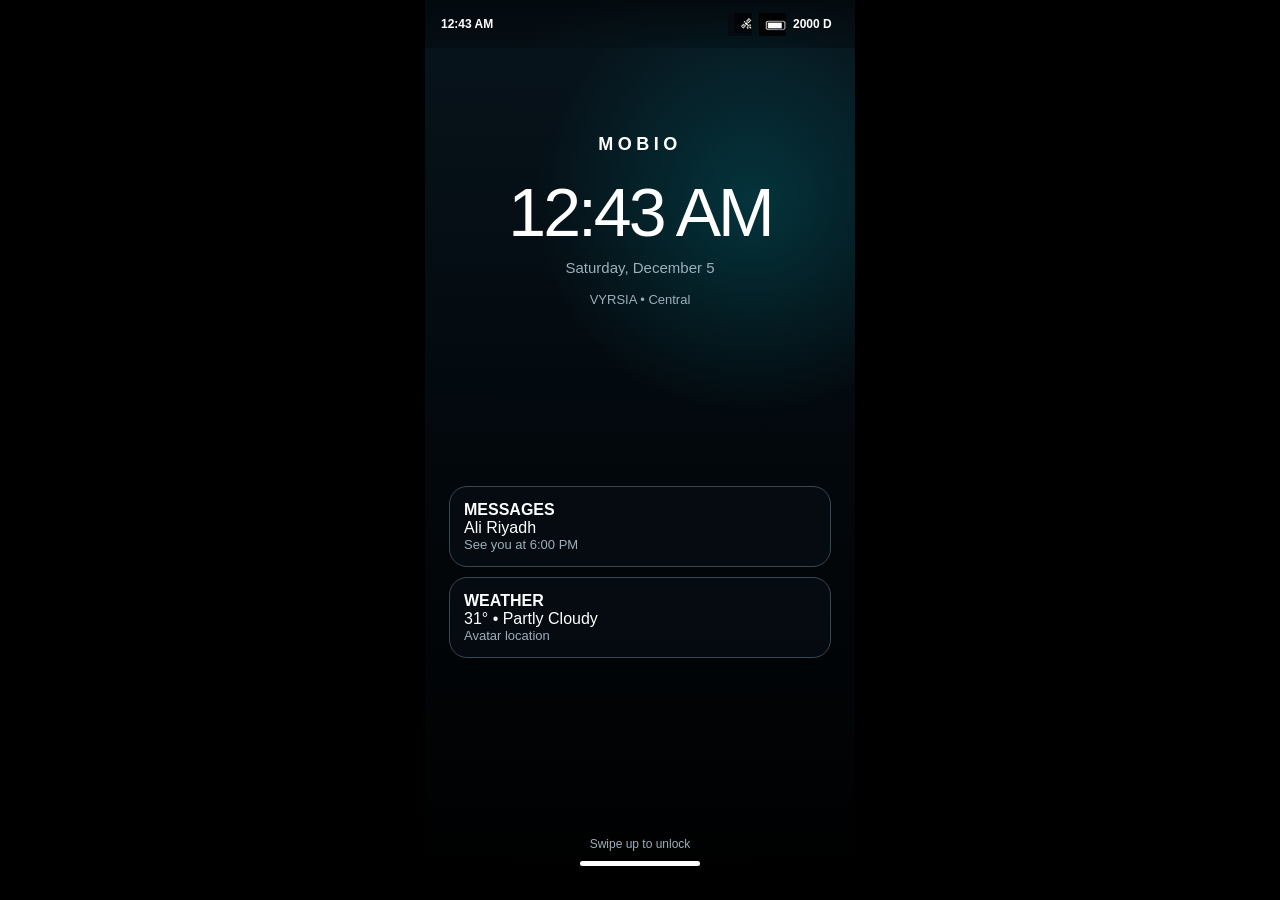
<file: index.html>
<!doctype html>
<html lang="en">
<head>
<meta charset="utf-8">
<meta name="viewport" content="width=device-width,initial-scale=1,viewport-fit=cover,user-scalable=no">
<meta name="theme-color" content="#02070b">
<title>MOBIO • GUANTA OS 1.0 PHONE COMPLETE</title>
<style>
:root{--panel:#071019;--line:#334955;--muted:#9cafbb;--cyan:#11dbe8;--danger:#ff5f68}
*{box-sizing:border-box;-webkit-tap-highlight-color:transparent}
html,body{margin:0;background:#000;color:#fff;font-family:Arial,Helvetica,sans-serif;min-height:100%;overscroll-behavior:none}
body{display:flex;justify-content:center}
#device{position:relative;width:min(100vw,430px);height:100dvh;min-height:650px;touch-action:pan-y;overflow:hidden;background:radial-gradient(circle at 82% 10%,rgba(0,220,235,.18),transparent 28%),linear-gradient(180deg,#07131b 0%,#02070b 45%,#000 100%)}
#wallpaper{position:absolute;inset:0;background:radial-gradient(circle at 70% 12%,rgba(0,220,235,.12),transparent 25%),linear-gradient(180deg,#07131b,#02070b 55%,#000);z-index:0}
#wallpaper:after{content:"";position:absolute;left:0;right:0;bottom:0;height:34%;opacity:.42;background:linear-gradient(90deg,transparent 0 5%,#0c2632 5% 13%,transparent 13% 16%,#0a202a 16% 25%,transparent 25% 29%,#0d2a37 29% 40%,transparent 40% 44%,#0a202b 44% 56%,transparent 56% 60%,#0d2a37 60% 72%,transparent 72% 78%,#0a202a 78% 88%,transparent 88%)}
.status{position:absolute;z-index:20;top:0;left:0;right:0;height:calc(48px + env(safe-area-inset-top));padding-top:env(safe-area-inset-top);display:flex;align-items:center;justify-content:space-between;padding:0 16px;font-size:12px;font-weight:800;background:linear-gradient(180deg,rgba(3,9,13,.94),rgba(3,9,13,.48))}
.status-right{display:flex;align-items:center;gap:7px}.status-right img{display:block;object-fit:contain;flex:0 0 auto}.status-sat{width:24px;height:23px}.status-bat{width:27px;height:23px}.day-count{font-size:12px;font-weight:800;min-width:46px;text-align:left;white-space:nowrap}
.screen{position:absolute;z-index:5;top:calc(48px + env(safe-area-inset-top));left:0;right:0;bottom:0;overflow:auto;padding:18px 18px 112px;scrollbar-width:none}.screen::-webkit-scrollbar{display:none}
h1{margin:8px 0 6px;font-size:28px;letter-spacing:.04em}h2,h3{margin-top:0}.muted,.sub{color:var(--muted);font-size:13px}
.home-grid{display:grid;grid-template-columns:repeat(4,1fr);gap:22px 10px;margin-top:28px}.app-btn{border:0;background:transparent;color:#fff;padding:0;display:flex;flex-direction:column;align-items:center;gap:7px;font-size:10px;font-weight:800}
.icon{width:62px;height:62px;border-radius:15px;overflow:hidden;display:block;box-shadow:0 6px 16px rgba(0,0,0,.38)}.icon img{width:100%;height:100%;display:block;object-fit:cover}
.hero{margin-top:50px;border:1px solid var(--line);background:rgba(5,10,15,.84);border-radius:22px;padding:18px}
.dock{position:absolute;z-index:16;left:18px;right:18px;bottom:calc(16px + env(safe-area-inset-bottom));height:78px;display:grid;grid-template-columns:repeat(4,1fr);gap:7px;padding:7px 8px;border:1px solid var(--line);border-radius:24px;background:rgba(4,8,12,.93);backdrop-filter:blur(18px)}
.dock button{border:0;background:transparent;color:#fff;display:flex;flex-direction:column;align-items:center;justify-content:center;gap:2px;font-size:9px;font-weight:700}.dock .icon{width:47px;height:47px;border-radius:12px;box-shadow:none}
.apphead{display:flex;align-items:center;gap:14px;margin:2px 0 18px}.apphead .icon{width:68px;height:68px;border-radius:17px}
.panel,.listitem{border:1px solid var(--line);background:rgba(6,12,18,.88);border-radius:18px;padding:14px}.panel{margin-top:12px}.list{display:grid;gap:9px}.row{display:flex;align-items:center;justify-content:space-between;gap:10px}.two{display:grid;grid-template-columns:1fr 1fr;gap:10px}.three{display:grid;grid-template-columns:repeat(3,1fr);gap:8px}
.btn{border:1px solid #405662;background:#101820;color:#fff;border-radius:14px;padding:12px;font-weight:800}.btn.cyan{border-color:#127783;background:#072a31}.btn.danger{border-color:#6a3439;background:#2b1115}
.input{width:100%;border:1px solid var(--line);background:#0a1218;color:#fff;border-radius:14px;padding:13px;font-size:15px}.tabs{display:flex;gap:8px;overflow:auto;margin:10px 0 12px}.tab{white-space:nowrap;border:1px solid var(--line);background:#0b141b;color:#fff;border-radius:999px;padding:9px 12px;font-size:12px}
.balance{font-size:34px;font-weight:900;margin:6px 0}.vsymbol{position:relative;display:inline-block;font-weight:900;padding:0 2px}.vsymbol:before,.vsymbol:after{content:"";position:absolute;left:0;right:0;height:2px;background:currentColor}.vsymbol:before{top:42%}.vsymbol:after{top:58%}
.map{height:260px;border:1px solid var(--line);border-radius:20px;position:relative;background:linear-gradient(90deg,rgba(255,255,255,.04) 1px,transparent 1px),linear-gradient(rgba(255,255,255,.04) 1px,transparent 1px),radial-gradient(circle at 38% 57%,var(--cyan) 0 5px,transparent 6px),linear-gradient(135deg,#07131a,#0b2028);background-size:34px 34px,34px 34px,auto,auto}.map:after{content:"";position:absolute;left:18%;top:48%;width:62%;height:4px;border-radius:4px;background:var(--cyan);transform:rotate(-12deg);box-shadow:0 0 14px rgba(17,219,232,.75)}
.forecast{display:grid;grid-template-columns:repeat(4,1fr);gap:8px}.tile{border:1px solid var(--line);background:#081017;border-radius:14px;padding:10px;text-align:center}.weatherNow{font-size:58px;font-weight:900}
.photos{display:grid;grid-template-columns:repeat(3,1fr);gap:7px}.photo{aspect-ratio:1;border:1px solid var(--line);border-radius:12px;background:linear-gradient(135deg,#1b3642,#47254e,#12354f)}.camera{height:390px;border:1px solid var(--line);border-radius:22px;background:radial-gradient(circle,#19242a 0 14%,#090e12 42%,#000 73%);display:flex;align-items:flex-end;justify-content:center;padding-bottom:24px}.shutter{width:72px;height:72px;border-radius:50%;border:7px solid #fff;background:#111}
.switch{width:46px;height:26px;border-radius:999px;border:1px solid var(--line);background:#1c2932;position:relative}.switch:after{content:"";position:absolute;top:2px;left:3px;width:20px;height:20px;border-radius:50%;background:#fff}.switch.on{background:#0d5862}.switch.on:after{left:21px}
.result{border:1px solid var(--line);background:#081017;color:#fff;border-radius:14px;padding:10px;display:flex;align-items:center;gap:10px}.result .icon{width:38px;height:38px;border-radius:9px}.search-results{display:grid;gap:8px;margin-top:12px}
.sheet{position:absolute;z-index:45;left:16px;right:16px;bottom:104px;display:none;border:1px solid var(--line);border-radius:22px;background:#061018;padding:16px;box-shadow:0 20px 55px rgba(0,0,0,.55)}.sheet.show{display:block}
.overlay{position:absolute;z-index:70;inset:0;display:none;align-items:center;justify-content:center;background:rgba(0,0,0,.76);backdrop-filter:blur(18px);padding:24px}.overlay.show{display:flex}.call-card{width:100%;border:1px solid var(--line);border-radius:26px;background:#071019;padding:24px;text-align:center}.call-actions{display:grid;grid-template-columns:1fr 1fr;gap:10px;margin-top:18px}
.lock{position:absolute;z-index:90;inset:calc(48px + env(safe-area-inset-top)) 0 0;background:radial-gradient(circle at 76% 18%,rgba(0,220,235,.18),transparent 28%),linear-gradient(180deg,#07131b,#02070b 52%,#000);display:flex;flex-direction:column;align-items:center;justify-content:space-between;padding:86px 24px 34px;transition:transform .32s ease,opacity .32s ease}.lock.unlocking{transform:translateY(-100%);opacity:.12}.lock-top{text-align:center}.lock-time{font-size:68px;font-weight:300;letter-spacing:-3px;margin:18px 0 8px}.lock-date{color:var(--muted);font-size:15px}.lock-location{color:var(--muted);font-size:13px;margin-top:16px}.lock-notifs{width:100%;display:grid;gap:10px}.lock-hint{font-size:12px;color:var(--muted);margin-bottom:10px}.lock-bar{width:120px;height:5px;border-radius:10px;background:#fff;margin:auto}
.pull{position:absolute;z-index:110;left:0;right:0;top:0;padding-top:calc(62px + env(safe-area-inset-top));transform:translateY(-105%);min-height:66%;background:rgba(3,8,12,.97);backdrop-filter:blur(20px);border-radius:0 0 26px 26px;border-bottom:1px solid var(--line);padding-left:18px;padding-right:18px;padding-bottom:22px;transition:transform .24s ease;overflow:auto}.pull.show{transform:translateY(0)}.ccgrid{display:grid;grid-template-columns:repeat(2,1fr);gap:10px}.cctile{border:1px solid var(--line);background:#0a131a;border-radius:17px;padding:14px;min-height:78px;display:flex;flex-direction:column;justify-content:space-between}.wide{grid-column:1/-1}
.keyboard{display:grid;gap:8px}.keyrow{display:grid;grid-template-columns:repeat(10,1fr);gap:5px}.key{border:0;background:#121a21;color:#fff;border-radius:8px;padding:10px 0;font-size:12px}
.app-library{display:grid;gap:18px}.lib-section{border:1px solid var(--line);border-radius:18px;padding:14px;background:#071018}.lib-row{display:grid;grid-template-columns:repeat(3,1fr);gap:12px}.miniapp{border:0;background:transparent;color:#fff;display:flex;flex-direction:column;align-items:center;gap:5px;font-size:10px}.miniapp .icon{width:48px;height:48px;border-radius:11px}.about-img{width:100%;border-radius:18px;border:1px solid var(--line);margin-top:10px}

.searchcats{display:flex;gap:7px;overflow:auto;margin:12px 0 14px}
.searchcat{white-space:nowrap;border:1px solid var(--line);background:#0b141b;color:#fff;border-radius:999px;padding:8px 11px;font-size:11px}
.notif-head{display:flex;align-items:center;justify-content:space-between;margin-bottom:8px}
.notif-card{border:1px solid var(--line);background:linear-gradient(180deg,rgba(12,20,29,.96),rgba(5,11,17,.94));border-radius:18px;padding:13px;margin-top:9px}
.lockbtn{width:100%;margin-top:12px}

.setup-step{border:1px solid var(--line);background:#071018;border-radius:20px;padding:16px;margin-top:12px}
.passdots{display:flex;gap:10px;justify-content:center;margin:18px 0}
.passdot{width:14px;height:14px;border:2px solid #fff;border-radius:50%}.passdot.fill{background:#fff}
.state-grid{display:grid;grid-template-columns:repeat(2,1fr);gap:10px}
.state-card{border:1px solid var(--line);background:#081017;border-radius:17px;padding:14px;min-height:90px}
.sys-actions{display:grid;gap:10px;margin-top:14px}

.sys-toggle{display:flex;align-items:center;justify-content:space-between;gap:12px}
.range-row{display:grid;gap:7px}.range-row input{width:100%}
.recent-card{border:1px solid var(--line);background:#071018;border-radius:20px;padding:16px;min-height:150px}
.recent-card .preview{height:86px;border-radius:14px;background:linear-gradient(135deg,#0b1b24,#071016);display:flex;align-items:center;justify-content:center;margin-bottom:10px}
.file-row{display:flex;align-items:center;justify-content:space-between;gap:10px}
.file-icon{width:34px;height:34px;border-radius:9px;background:#0d202a;display:flex;align-items:center;justify-content:center}
.badge{display:inline-flex;padding:5px 8px;border-radius:999px;border:1px solid var(--line);font-size:10px;color:var(--muted)}

button,input,.switch,.key{touch-action:manipulation}
img{-webkit-user-drag:none;user-select:none}
.no-gesture{touch-action:auto}
@media (orientation:landscape) and (max-height:600px){
  #device{max-width:760px}
  .home-grid{grid-template-columns:repeat(7,1fr)}
  .hero{margin-top:24px}
}

.boot{position:absolute;z-index:140;inset:0;background:#000;display:none;align-items:center;justify-content:center;flex-direction:column;gap:16px}
.boot.show{display:flex}.boot-logo{font-size:28px;font-weight:900;letter-spacing:.28em}.boot-sub{color:var(--muted);font-size:12px}
.poweroff{position:absolute;z-index:150;inset:0;background:#000;display:none;align-items:center;justify-content:center;flex-direction:column}.poweroff.show{display:flex}
.hardware-grid{display:grid;grid-template-columns:repeat(2,1fr);gap:10px;margin-top:12px}
.hardware-card{border:1px solid var(--line);background:#081017;border-radius:16px;padding:13px}
.chat{display:grid;gap:10px}.bubble{max-width:78%;padding:10px 12px;border-radius:16px;background:#0a1720;border:1px solid var(--line)}.bubble.me{margin-left:auto;background:#0b2b31;border-color:#165c64}
.nav-active{border:1px solid #167782;background:#08272d;border-radius:18px;padding:14px;margin-top:12px}
.ticket{border:1px solid var(--line);border-radius:18px;background:#071018;padding:16px;margin-top:12px}
.photo-viewer{height:360px;border-radius:20px;border:1px solid var(--line);background:linear-gradient(135deg,#1b3642,#47254e,#12354f);display:flex;align-items:flex-end;padding:16px}
.receipt{border:1px dashed #4c6672;border-radius:16px;padding:14px;margin-top:12px}
.modebar{display:flex;gap:8px;justify-content:center;margin-top:10px}
.mode{border:1px solid var(--line);background:#0a1218;color:#fff;border-radius:999px;padding:8px 12px;font-size:11px}.mode.active{border-color:#16818b;background:#082a31}
.emergency{border-color:#6d3439!important;background:#2a1114!important}
</style></head>
<body>
<div id="device">
<div id="wallpaper"></div>
<div class="status"><span id="statusTime">09:41</span><span class="status-right"><img class="status-sat" src="[data-uri]" alt="Satellite"><img class="status-bat" src="[data-uri]" alt="Battery"><span class="day-count" id="dayCount">2000 D</span></span></div>
<main class="screen" id="screen"></main><div class="dock" id="dock"></div><div class="sheet" id="sheet"></div><div class="pull" id="pull"></div><div class="overlay" id="overlay"></div><div class="boot" id="boot"><div class="boot-logo">MOBIO</div><div class="boot-sub">GUANTA OS</div></div><div class="poweroff" id="poweroff"><div class="boot-logo">MOBIO</div><div class="boot-sub">Powered Off</div><button class="btn" style="margin-top:18px" onclick="bootSequence()">Power On</button></div>
<div class="lock" id="lock"><div class="lock-top"><div style="font-size:18px;font-weight:800;letter-spacing:.25em">MOBIO</div><div class="lock-time" id="lockTime">09:41</div><div class="lock-date" id="lockDate"></div><div class="lock-location">VYRSIA • Central</div><div class="muted" id="lockSecurity"></div></div><div class="lock-notifs"><div class="listitem"><b>MESSAGES</b><div>Ali Riyadh</div><div class="muted">See you at 6:00 PM</div></div><div class="listitem"><b>WEATHER</b><div>31° • Partly Cloudy</div><div class="muted">Avatar location</div></div></div><div style="text-align:center"><div class="lock-hint">Swipe up to unlock</div><div class="lock-bar"></div></div></div>
</div>
<script>
const $=id=>document.getElementById(id);
const ICONS={"BATTUTA":"[data-uri]","MAGELLAN":"[data-uri]","SENDIE":"[data-uri]","ALBUM":"[data-uri]","WEATHER":"[data-uri]","CAMERA":"[data-uri]","SETTINGS":"[data-uri]","MOONDO":"[data-uri]","CALLS":"[data-uri]","MESSAGES":"[data-uri]","CONTACTS":"[data-uri]"}; const EXT="[data-uri]";
const APPS=['CONTACTS','MAGELLAN','SENDIE','ALBUM','WEATHER','CAMERA','SETTINGS'], DOCK=['CALLS','MESSAGES','BATTUTA','MOONDO'], ALL=[...APPS,...DOCK];
const state={quiet:false,flash:false,lang:'EN',sendieBalance:12840,locked:true,current:'HOME',photos:12,alarm:'06:30',brightness:72,volume:58,passcode:'',setupComplete:localStorage.getItem('mobio-setup-complete')==='1',systemState:'Normal',locationAccess:true,micAccess:true,cameraAccess:true,largeText:false,reduceMotion:false,haptics:true,ringtone:'GUANTA Pulse',recent:['MESSAGES','BATTUTA','MOONDO'],cameraMode:'PHOTO',navActive:false,magellanTab:'Flights',messages:[['Mira','See you soon','them'],['Eimar','Sent from GUANTA OS','them']],deviceColor:'BLACK'};
const screen=document.getElementById('screen'),dock=document.getElementById('dock'),sheet=document.getElementById('sheet'),pull=document.getElementById('pull'),overlay=document.getElementById('overlay'),lock=document.getElementById('lock'),device=document.getElementById('device');

function saveState(){
 try{
  localStorage.setItem('guanta-state',JSON.stringify({
   quiet:state.quiet,flash:state.flash,lang:state.lang,sendieBalance:state.sendieBalance,
   alarm:state.alarm,brightness:state.brightness,volume:state.volume,passcode:state.passcode,
   notificationPrefs:state.notificationPrefs||null,systemState:state.systemState,setupComplete:state.setupComplete,deviceColor:state.deviceColor,messages:state.messages,navActive:state.navActive,magellanTab:state.magellanTab
  }));
 }catch(e){}
}
function loadState(){
 try{
  const s=JSON.parse(localStorage.getItem('guanta-state')||'null');
  if(s) Object.assign(state,s);
 }catch(e){}
}


function bootSequence(){
 poweroff.classList.remove('show');
 boot.classList.add('show');
 setTimeout(()=>{boot.classList.remove('show');relock()},1200);
}
function restartMobio(){
 closePull();closeSheet();overlay.classList.remove('show');boot.classList.add('show');
 setTimeout(()=>{boot.classList.remove('show');home();relock()},1200);
}
function powerOffMobio(){
 saveState();closePull();closeSheet();overlay.classList.remove('show');lock.style.display='none';dock.style.display='none';poweroff.classList.add('show');
}
function emergencyMode(){
 state.systemState='Emergency';state.quiet=false;saveState();closePull();
 overlay.innerHTML=`<div class="call-card emergency"><div class="muted">EMERGENCY MODE</div><h2>Satellite Emergency</h2><p>Direct emergency satellite channel ready.</p><div class="two"><button class="btn" onclick="overlay.classList.remove('show')">Cancel</button><button class="btn danger" onclick="toast('Emergency signal sent');overlay.classList.remove('show')">SEND SOS</button></div></div>`;
 overlay.classList.add('show');
}
function batteryDays(){let first=localStorage.getItem('mobio-first-day');if(!first){first=Date.now();localStorage.setItem('mobio-first-day',first)}return Math.max(0,2000-Math.floor((Date.now()-Number(first))/86400000))}
function tick(){
 const d=new Date(),t=d.toLocaleTimeString([],{hour:'2-digit',minute:'2-digit'});
 $('statusTime').textContent=t;
 $('lockTime').textContent=t;
 $('lockDate').textContent=d.toLocaleDateString([],{weekday:'long',day:'numeric',month:'long'});
 $('dayCount').textContent=batteryDays()+' D';
 $('lockSecurity').textContent=state.passcode?'Passcode protected':'';
}
function icon(n){return `<span class="icon"><img src="${ICONS[n]}" alt="${n}"></span>`}
function renderDock(){dock.style.display=state.locked?'none':'grid';dock.innerHTML=DOCK.map(n=>`<button data-d="${n}">${icon(n)}<span>${n}</span></button>`).join('');dock.querySelectorAll('[data-d]').forEach(b=>b.onclick=()=>openApp(b.dataset.d))}
function appHead(n,sub='GUANTA OS'){return `<div class="apphead">${icon(n)}<div><h1 style="margin:0">${n}</h1><div class="sub">${sub}</div></div></div>`}
function home(){
 state.current='HOME';
 screen.innerHTML=`<h1>GUANTA OS</h1><div class="sub">VYRSIA • Satellite link active</div>
 <div class="home-grid">${APPS.map(n=>`<button class="app-btn" data-a="${n}">${icon(n)}<span>${n}</span></button>`).join('')}</div>
 <div class="hero"><h2>VYRSIA</h2><p class="muted">Connected world</p><p class="muted">Avatar Location • Central</p><strong>Satellite link active</strong></div>
 <div class="panel"><div class="row"><span>MOBIO</span><b>${state.deviceColor}</b></div><div class="muted" style="margin-top:8px">All-glass • Wraparound display • Direct satellite • ${batteryDays()} D</div></div>`;
 screen.querySelectorAll('[data-a]').forEach(b=>b.onclick=()=>openApp(b.dataset.a));renderDock();closePull();closeSheet();
}
function search(){
 state.current='SEARCH';
 screen.innerHTML=`<h1>Search</h1><div class="sub">GUANTA OS</div>
 <div class="searchcats">${['All','Apps','Files','Contacts','Settings','BATTUTA','Web'].map(c=>`<button class="searchcat" data-cat="${c}">${c}</button>`).join('')}</div>
 <input class="input" id="q" placeholder="Search GUANTA OS">
 <div class="search-results" id="results"></div>
 <div class="panel"><b>Quick Search</b><p class="muted">Web results open in MOONDO.</p><button class="btn" id="kbd">Open GUANTA keyboard</button></div>`;
 renderDock();
 const q=document.getElementById('q'),r=document.getElementById('results');
 let cat='All';
 const files=['System Info','Files','Power','Privacy','Accessibility','Sound & Haptics'];
 const contactsList=['Ali Riyadh','Mira','Eimar','Tayba'];
 const draw=()=>{
   const s=q.value.toLowerCase();
   let rows=[];
   if(cat==='All'||cat==='Apps') rows.push(...ALL.filter(a=>a.toLowerCase().includes(s)).map(a=>({type:'app',label:a,app:a})));
   if(cat==='All'||cat==='Files') rows.push(...files.filter(x=>x.toLowerCase().includes(s)).map(x=>({type:'file',label:x})));
   if(cat==='All'||cat==='Contacts') rows.push(...contactsList.filter(x=>x.toLowerCase().includes(s)).map(x=>({type:'contact',label:x})));
   if((cat==='All'||cat==='Settings') && ('settings'.includes(s)||!s)) rows.push({type:'app',label:'SETTINGS',app:'SETTINGS'});
   if((cat==='All'||cat==='BATTUTA') && ('battuta'.includes(s)||!s)) rows.push({type:'app',label:'BATTUTA',app:'BATTUTA'});
   if(cat==='Web') rows.push({type:'web',label:s?`Search MOONDO for “${q.value}”`:'Search with MOONDO'});
   r.innerHTML=rows.slice(0,16).map((x,i)=>`<button class="result" data-i="${i}">${x.app?icon(x.app):''}<span>${x.label}</span></button>`).join('');
   r.querySelectorAll('[data-i]').forEach(b=>b.onclick=()=>{const x=rows[Number(b.dataset.i)];if(x.type==='app')openApp(x.app);else if(x.type==='web')moondo();});
 };
 q.oninput=draw;
 screen.querySelectorAll('[data-cat]').forEach(b=>b.onclick=()=>{cat=b.dataset.cat;draw()});
 draw();
 document.getElementById('kbd').onclick=showKeyboard;
}
function library(){state.current='LIBRARY';screen.innerHTML=`<h1>APP LIBRARY</h1><input class="input" placeholder="Search apps"><div class="app-library"><div><div class="sub">COMMUNICATION</div><div class="lib-section lib-row">${['CALLS','MESSAGES','CONTACTS'].map(n=>`<button class="miniapp" data-l="${n}">${icon(n)}<span>${n}</span></button>`).join('')}</div></div><div><div class="sub">TRAVEL</div><div class="lib-section lib-row">${['BATTUTA','MAGELLAN','WEATHER'].map(n=>`<button class="miniapp" data-l="${n}">${icon(n)}<span>${n}</span></button>`).join('')}</div></div><div><div class="sub">MEDIA</div><div class="lib-section lib-row">${['ALBUM','CAMERA','MOONDO'].map(n=>`<button class="miniapp" data-l="${n}">${icon(n)}<span>${n}</span></button>`).join('')}</div></div><div><div class="sub">SYSTEM</div><div class="lib-section lib-row">${['SETTINGS','SENDIE'].map(n=>`<button class="miniapp" data-l="${n}">${icon(n)}<span>${n}</span></button>`).join('')}</div></div></div>`;renderDock();screen.querySelectorAll('[data-l]').forEach(b=>b.onclick=()=>openApp(b.dataset.l))}
function openApp(n){state.recent=[n,...state.recent.filter(x=>x!==n)].slice(0,4);({CALLS:calls,MESSAGES:messages,CONTACTS:contacts,BATTUTA:battuta,MAGELLAN:magellan,SENDIE:sendie,ALBUM:album,WEATHER:weather,CAMERA:camera,SETTINGS:settings,MOONDO:moondo}[n]||home)()}
function calls(){state.current='CALLS';screen.innerHTML=appHead('CALLS','Satellite voice')+`<div class="list"><div class="listitem row"><span>Ali Riyadh</span><span class="muted">Today</span></div><div class="listitem row"><span>Tayba</span><span class="muted">Yesterday</span></div></div><div class="two" style="margin-top:12px"><button class="btn" onclick="showKeypad()">Keypad</button><button class="btn cyan" onclick="incomingCall()">Demo incoming call</button></div>`;renderDock()}
function messages(){
 state.current='MESSAGES';
 screen.innerHTML=appHead('MESSAGES','Satellite messaging')+`
 <div class="chat" id="chat">${state.messages.map(x=>`<div class="bubble ${x[2]==='me'?'me':''}"><b>${x[0]}</b><div>${x[1]}</div></div>`).join('')}</div>
 <div class="row" style="margin-top:12px"><input class="input" id="msgInput" placeholder="Message"><button class="btn" id="sendMsg">Send</button></div>
 <button class="btn" style="width:100%;margin-top:8px" id="msgkbd">GUANTA Keyboard</button>`;
 renderDock();
 sendMsg.onclick=()=>{const v=msgInput.value.trim();if(v){state.messages.push(['You',v,'me']);saveState();messages()}};
 msgkbd.onclick=showKeyboard;
}
function contacts(){state.current='CONTACTS';screen.innerHTML=appHead('CONTACTS','People')+`<input class="input" placeholder="Search contacts"><div class="list" style="margin-top:12px"><div class="listitem row"><span>Ali Riyadh</span><button class="btn" onclick="incomingCall()">Call</button></div><div class="listitem row"><span>Mira</span><button class="btn" onclick="messages()">Message</button></div><div class="listitem row"><span>Eimar</span><button class="btn" onclick="messages()">Message</button></div><div class="listitem row"><span>Tayba</span><button class="btn" onclick="incomingCall()">Call</button></div></div>`;renderDock()}
function battuta(){
 state.current='BATTUTA';
 screen.innerHTML=appHead('BATTUTA','Maps & Navigation')+`
 <input class="input" id="dest" value="VYRSIA Central">
 <div class="map" style="margin-top:12px"></div>
 ${state.navActive?`<div class="nav-active"><b>Navigation Active</b><div class="muted">Next turn in 450 m • ETA 12 min</div><button class="btn danger" style="width:100%;margin-top:10px" id="stopNav">STOP</button></div>`:`<div class="panel row"><div><b>Destination</b><div class="muted">12 min • 4.8 km</div></div><button class="btn cyan" id="startNav">START</button></div>`}`;
 renderDock();
 const s=document.getElementById('startNav');if(s)s.onclick=()=>{state.navActive=true;battuta()};
 const x=document.getElementById('stopNav');if(x)x.onclick=()=>{state.navActive=false;battuta()};
}
function magellan(){
 state.current='MAGELLAN';
 const tabs=['Flights','Hotels','Discover'];
 const body=state.magellanTab==='Flights'
 ?`<div class="panel"><input class="input" value="Baghdad (BGW)"><input class="input" style="margin-top:8px" value="Dubai (DXB)"><div class="two" style="margin-top:8px"><input class="input" value="10 Oct"><input class="input" value="1 Traveler"></div><button class="btn cyan" style="margin-top:10px;width:100%" id="searchTravel">Search flights</button></div>`
 :state.magellanTab==='Hotels'
 ?`<div class="panel"><input class="input" value="Dubai"><div class="two" style="margin-top:8px"><input class="input" value="10 Oct"><input class="input" value="12 Oct"></div><button class="btn cyan" style="margin-top:10px;width:100%" id="searchTravel">Search hotels</button></div>`
 :`<div class="panel"><h3>Discover VYRSIA</h3><div class="list"><div class="listitem">Central District</div><div class="listitem">Orbital Marina</div><div class="listitem">Glass Gardens</div></div></div>`;
 screen.innerHTML=appHead('MAGELLAN','Flights • Hotels • Discovery')+`<div class="tabs">${tabs.map(t=>`<button class="tab" data-tab="${t}">${t==='Flights'?'✈ ':''}${t}</button>`).join('')}</div>${body}`;
 renderDock();
 screen.querySelectorAll('[data-tab]').forEach(b=>b.onclick=()=>{state.magellanTab=b.dataset.tab;magellan()});
 const q=document.getElementById('searchTravel');if(q)q.onclick=()=>{sheet.innerHTML=`<h3>${state.magellanTab} Results</h3><div class="ticket"><b>MAGELLAN OPTION 01</b><div class="muted">Available • VYRSIA verified</div><button class="btn cyan" style="width:100%;margin-top:10px" onclick="toast('Selection saved');closeSheet()">SELECT</button></div>`;sheet.classList.add('show')};
}
function sendie(){state.current='SENDIE';screen.innerHTML=appHead('SENDIE','VYRSYON wallet')+`<div class="panel"><div class="muted">Available balance</div><div class="balance"><span class="vsymbol">V</span> ${state.sendieBalance.toLocaleString()}</div><div class="two"><button class="btn cyan" id="transfer">TRANSFER</button><button class="btn" id="topup">TOP UP</button></div></div><div class="panel"><b>Recent</b><div class="list" style="margin-top:10px"><div class="listitem row"><span>Transfer to Mira</span><b>-250 VSN</b></div><div class="listitem row"><span>Top Up</span><b>+1,000 VSN</b></div></div></div>`;renderDock();transfer.onclick=transferMoney;topup.onclick=()=>{state.sendieBalance+=500;sendie()}}
function transferMoney(){sheet.innerHTML=`<h3>Transfer VYRSYON</h3><input class="input" id="to" placeholder="Recipient"><input class="input" id="amt" style="margin-top:8px" placeholder="Amount"><button class="btn cyan" style="margin-top:10px;width:100%" id="sendNow">Send</button>`;sheet.classList.add('show');sendNow.onclick=()=>{let a=Number(amt.value||0);if(a>0&&a<=state.sendieBalance){state.sendieBalance-=a;saveState();sheet.innerHTML=`<h3>Transfer Complete</h3><div class="receipt"><div class="row"><span>Amount</span><b>${a} VSN</b></div><div class="row"><span>Status</span><b>Completed</b></div></div><button class="btn" style="width:100%;margin-top:10px" onclick="closeSheet();sendie()">Done</button>`}else{toast('Invalid amount')}}}
function album(){
 state.current='ALBUM';
 screen.innerHTML=appHead('ALBUM','Photos & Media')+`<div class="photos">${Array.from({length:state.photos},(_,i)=>`<button class="photo" data-photo="${i}" style="filter:hue-rotate(${i*21}deg)"></button>`).join('')}</div><button class="btn" style="width:100%;margin-top:12px" onclick="shareSheet()">Share</button>`;
 renderDock();
 screen.querySelectorAll('[data-photo]').forEach(b=>b.onclick=()=>{sheet.innerHTML=`<h3>ALBUM</h3><div class="photo-viewer" style="filter:hue-rotate(${Number(b.dataset.photo)*21}deg)"><b>Photo ${Number(b.dataset.photo)+1}</b></div><div class="two" style="margin-top:10px"><button class="btn" onclick="shareSheet()">Share</button><button class="btn" onclick="closeSheet()">Close</button></div>`;sheet.classList.add('show')});
}
function weather(){state.current='WEATHER';screen.innerHTML=appHead('WEATHER','Avatar location forecast')+`<div class="panel"><div class="muted">VYRSIA • Central</div><div class="weatherNow">31°</div><b>Partly Cloudy</b><div class="muted">Feels like 33°</div></div><div class="forecast" style="margin-top:10px">${['Now','+1h','+2h','+3h'].map((x,i)=>`<div class="tile"><b>${x}</b><div style="font-size:22px;margin:7px 0">${31-i}°</div><span class="muted">Cloudy</span></div>`).join('')}</div>`;renderDock()}
function camera(){
 state.current='CAMERA';
 screen.innerHTML=appHead('CAMERA','Capture')+`
 <div class="camera"><button class="shutter" id="shot"></button></div>
 <div class="modebar"><button class="mode ${state.cameraMode==='PHOTO'?'active':''}" data-mode="PHOTO">PHOTO</button><button class="mode ${state.cameraMode==='VIDEO'?'active':''}" data-mode="VIDEO">VIDEO</button></div>`;
 renderDock();
 screen.querySelectorAll('[data-mode]').forEach(b=>b.onclick=()=>{state.cameraMode=b.dataset.mode;camera()});
 shot.onclick=()=>{if(state.cameraMode==='PHOTO'){state.photos++;toast('Photo saved to ALBUM')}else toast('Video recording simulated')};
}
function settings(){state.current='SETTINGS';screen.innerHTML=appHead('SETTINGS','System Settings')+`<div class="list"><div class="listitem row"><span>Satellite</span><b>Connected</b></div><div class="listitem row"><span>Quite Mode</span><button class="switch ${state.quiet?'on':''}" id="quiet"></button></div><div class="listitem row"><span>Battery</span><b>${batteryDays()} D</b></div><div class="listitem" data-set="privacy">Privacy</div><div class="listitem" data-set="access">Accessibility</div><div class="listitem" data-set="sound">Sound & Haptics</div><div class="listitem" data-set="power">Power</div><div class="listitem" data-set="files">Files</div><div class="listitem" data-set="gestures">Gestures</div><div class="listitem" data-set="system">System Info</div><div class="listitem" id="sysStates">System States</div><div class="listitem" id="notifSettings">Notification Settings</div><div class="listitem row" id="firstSetup"><span>First Setup</span><span class="muted">${state.setupComplete?'Completed':'Not completed'}</span></div><div class="listitem" id="passcodeSettings">Passcode</div><div class="listitem" data-set="about">About MOBIO</div></div><button class="btn lockbtn" id="lockMobio">Lock MOBIO</button>`;renderDock();quiet.onclick=()=>{state.quiet=!state.quiet;saveState();settings()};screen.querySelectorAll('[data-set]').forEach(x=>x.onclick=()=>settingDetail(x.dataset.set));document.getElementById('sysStates').onclick=systemStates;document.getElementById('notifSettings').onclick=notificationSettings;document.getElementById('firstSetup').onclick=firstSetup;document.getElementById('passcodeSettings').onclick=passcodeSettings;document.getElementById('lockMobio').onclick=relock}
function settingDetail(k){
 state.current='SETTING_'+k.toUpperCase();
 if(k==='privacy'){
  screen.innerHTML=`<h1>Privacy</h1><div class="sub">GUANTA OS</div><div class="list" style="margin-top:14px">
  <div class="listitem sys-toggle"><span>Location</span><button class="switch ${state.locationAccess?'on':''}" id="pLoc"></button></div>
  <div class="listitem sys-toggle"><span>Microphone</span><button class="switch ${state.micAccess?'on':''}" id="pMic"></button></div>
  <div class="listitem sys-toggle"><span>Camera</span><button class="switch ${state.cameraAccess?'on':''}" id="pCam"></button></div>
  </div><button class="btn" style="width:100%;margin-top:14px" onclick="settings()">Back</button>`;
  renderDock();pLoc.onclick=()=>{state.locationAccess=!state.locationAccess;settingDetail('privacy')};pMic.onclick=()=>{state.micAccess=!state.micAccess;settingDetail('privacy')};pCam.onclick=()=>{state.cameraAccess=!state.cameraAccess;settingDetail('privacy')};return;
 }
 if(k==='access'){
  screen.innerHTML=`<h1>Accessibility</h1><div class="sub">GUANTA OS</div><div class="list" style="margin-top:14px">
  <div class="listitem sys-toggle"><span>Large Text</span><button class="switch ${state.largeText?'on':''}" id="aText"></button></div>
  <div class="listitem sys-toggle"><span>Reduce Motion</span><button class="switch ${state.reduceMotion?'on':''}" id="aMotion"></button></div>
  <div class="listitem sys-toggle"><span>Haptics</span><button class="switch ${state.haptics?'on':''}" id="aHaptics"></button></div>
  </div><button class="btn" style="width:100%;margin-top:14px" onclick="settings()">Back</button>`;
  renderDock();aText.onclick=()=>{state.largeText=!state.largeText;document.documentElement.style.fontSize=state.largeText?'18px':'';settingDetail('access')};aMotion.onclick=()=>{state.reduceMotion=!state.reduceMotion;settingDetail('access')};aHaptics.onclick=()=>{state.haptics=!state.haptics;settingDetail('access')};return;
 }
 if(k==='sound'){
  screen.innerHTML=`<h1>Sound & Haptics</h1><div class="sub">GUANTA OS</div>
  <div class="panel range-row"><b>Volume</b><input type="range" min="0" max="100" value="${state.volume}" id="soundVol"><span class="muted">${state.volume}%</span></div>
  <div class="panel"><div class="row"><span>Ringtone</span><b>${state.ringtone}</b></div></div>
  <div class="panel sys-toggle"><span>Haptics</span><button class="switch ${state.haptics?'on':''}" id="soundHaptics"></button></div>
  <button class="btn" style="width:100%;margin-top:14px" onclick="settings()">Back</button>`;
  renderDock();soundVol.onchange=()=>{state.volume=Number(soundVol.value);settingDetail('sound')};soundHaptics.onclick=()=>{state.haptics=!state.haptics;settingDetail('sound')};return;
 }
 if(k==='power'){
  screen.innerHTML=`<h1>Power</h1><div class="sub">MOBIO battery architecture</div>
  <div class="panel"><div class="row"><span>Remaining</span><b>${batteryDays()} D</b></div><p class="muted">Symbolic remaining-day indicator. Approximate design target: five years.</p></div>
  <div class="panel"><b>Power State</b><p class="muted">Normal • Satellite link active</p></div>
  <div class="two" style="margin-top:14px"><button class="btn" onclick="settings()">Back</button><button class="btn danger" onclick="resetPrototype()">Reset Prototype</button></div>`;renderDock();return;
 }
 if(k==='files'){filesApp();return}
 if(k==='gestures'){
  screen.innerHTML=`<h1>Gestures</h1><div class="sub">GUANTA OS</div><div class="list" style="margin-top:14px">
  <div class="listitem"><b>Swipe up</b><div class="muted">Home / Unlock</div></div>
  <div class="listitem"><b>Swipe down — right</b><div class="muted">Control Center</div></div>
  <div class="listitem"><b>Swipe down — left</b><div class="muted">Notifications</div></div>
  <div class="listitem"><b>Swipe right</b><div class="muted">Search</div></div>
  <div class="listitem"><b>Swipe left</b><div class="muted">App Library</div></div>
  <div class="listitem"><b>Long swipe up</b><div class="muted">Multitasking</div></div>
  </div><button class="btn" style="width:100%;margin-top:14px" onclick="settings()">Back</button>`;renderDock();return;
 }
 if(k==='system'){
  screen.innerHTML=`<h1>System Info</h1><div class="sub">MOBIO • GUANTA OS</div><div class="list" style="margin-top:14px">
  <div class="listitem row"><span>OS</span><b>GUANTA OS 1.0 PHONE COMPLETE</b></div>
  <div class="listitem row"><span>World</span><b>VYRSIA</b></div>
  <div class="listitem row"><span>Connectivity</span><b>Satellite</b></div>
  <div class="listitem row"><span>Battery</span><b>${batteryDays()} D</b></div>
  <div class="listitem row"><span>Languages</span><b>EN / عربي</b></div><div class="listitem row"><span>Build</span><b>1.0 PHONE COMPLETE</b></div></div><div class="hardware-grid"><div class="hardware-card"><b>Body</b><div class="muted">All-glass, seamless</div></div><div class="hardware-card"><b>Display</b><div class="muted">Wraparound / near-infinite</div></div><div class="hardware-card"><b>Rear Camera</b><div class="muted">4 lenses • 2×2</div></div><div class="hardware-card"><b>Colors</b><div class="muted">BLACK • WHITE • RED</div></div><div class="hardware-card"><b>Connection</b><div class="muted">Direct satellite only</div></div><div class="hardware-card"><b>Battery</b><div class="muted">~5 years • day counter</div></div></div><div class="list" style="margin-top:14px">
  </div><button class="btn" style="width:100%;margin-top:14px" onclick="settings()">Back</button>`;renderDock();return;
 }
 if(k==='about'){
  screen.innerHTML=`<h1>About MOBIO</h1><div class="sub">Official product concept</div><div class="panel"><p>All-glass body • wraparound display • four-lens 2×2 rear camera • BLACK / WHITE / RED.</p><img class="about-img" src="${EXT}" alt="MOBIO exterior"><div class="tabs" style="margin-top:12px">${["BLACK","WHITE","RED"].map(c=>`<button class="tab" data-color="${c}">${c}</button>`).join("")}</div></div><button class="btn" style="width:100%;margin-top:14px" onclick="settings()">Back</button>`;renderDock();screen.querySelectorAll('[data-color]').forEach(b=>b.onclick=()=>{state.deviceColor=b.dataset.color;saveState();settingDetail('about')});return;
 }
 settings();
}
function filesApp(){
 state.current='FILES';screen.innerHTML=`<h1>Files</h1><div class="sub">GUANTA OS</div><div class="list" style="margin-top:14px">
 <div class="listitem file-row"><span class="row" style="justify-content:flex-start"><span class="file-icon">▣</span><span><b>Downloads</b><div class="muted">12 items</div></span></span><span class="badge">Local</span></div>
 <div class="listitem file-row"><span class="row" style="justify-content:flex-start"><span class="file-icon">◫</span><span><b>Shared</b><div class="muted">5 items</div></span></span><span class="badge">VYRSIA</span></div>
 <div class="listitem file-row"><span class="row" style="justify-content:flex-start"><span class="file-icon">◈</span><span><b>Media</b><div class="muted">${state.photos} items</div></span></span><span class="badge">ALBUM</span></div>
 </div><button class="btn" style="width:100%;margin-top:14px" onclick="settings()">Back</button>`;renderDock();
}
function systemStates(){
 state.current='SYSTEM_STATES';
 screen.innerHTML=`<h1>System States</h1><div class="sub">GUANTA OS</div>
 <div class="state-grid" style="margin-top:14px">
   ${['Normal','Quite Mode','Satellite Only','Low Signal','Offline Cache','Emergency'].map(x=>`<button class="state-card" data-state="${x}" style="color:#fff;text-align:left"><b>${x}</b><div class="muted" style="margin-top:8px">${state.systemState===x?'Active':'Available'}</div></button>`).join('')}
 </div><button class="btn" style="width:100%;margin-top:14px" onclick="settings()">Back</button>`;
 renderDock();
 screen.querySelectorAll('[data-state]').forEach(b=>b.onclick=()=>{state.systemState=b.dataset.state;if(state.systemState==='Quite Mode')state.quiet=true;saveState();systemStates()});
}
function notificationSettings(){
 state.current='NOTIFICATION_SETTINGS';
 const items=['CALLS','MESSAGES','ALBUM','MOONDO','WEATHER','Calculator','Alarm'];
 if(!state.notificationPrefs) state.notificationPrefs=Object.fromEntries(items.map(x=>[x,true]));
 screen.innerHTML=`<h1>Notification Settings</h1><div class="sub">GUANTA OS</div>
 <div class="list" style="margin-top:14px">
 ${items.map(x=>`<div class="listitem row"><span>${x}</span><button class="switch ${state.notificationPrefs[x]?'on':''}" data-notif="${x}"></button></div>`).join('')}
 </div><button class="btn" style="width:100%;margin-top:14px" onclick="settings()">Back</button>`;
 renderDock();
 screen.querySelectorAll('[data-notif]').forEach(b=>b.onclick=()=>{state.notificationPrefs[b.dataset.notif]=!state.notificationPrefs[b.dataset.notif];saveState();notificationSettings()});
}
function firstSetup(){
 state.current='FIRST_SETUP';
 screen.innerHTML=`<h1>First Setup</h1><div class="sub">MOBIO • GUANTA OS</div>
 <div class="setup-step"><b>1. Language</b><p class="muted">English / العربية</p><button class="btn" id="setupLang">${state.lang}</button></div>
 <div class="setup-step"><b>2. Satellite</b><p class="muted">Direct satellite connection</p><b>Connected</b></div>
 <div class="setup-step"><b>3. VYRSIA</b><p class="muted">Avatar Location • Central</p><b>Active</b></div>
 <div class="setup-step"><b>4. Security</b><p class="muted">Passcode protection</p><button class="btn" onclick="passcodeSettings()">Configure Passcode</button></div>
 <button class="btn cyan" style="width:100%;margin-top:14px" id="finishSetup">Finish Setup</button>`;
 renderDock();
 document.getElementById('setupLang').onclick=()=>{state.lang=state.lang==='EN'?'عربي':'EN';saveState();firstSetup()};
 document.getElementById('finishSetup').onclick=()=>{state.setupComplete=true;localStorage.setItem('mobio-setup-complete','1');saveState();toast('Setup Complete');settings()};
}
function passcodeSettings(){
 state.current='PASSCODE';
 let entered='';
 const draw=()=>`<h1>Passcode</h1><div class="sub">GUANTA OS Security</div>
 <div class="panel"><div class="row"><span>Status</span><b>${state.passcode?'Enabled':'Off'}</b></div></div>
 <div class="passdots">${[0,1,2,3].map(i=>`<span class="passdot ${i<entered.length?'fill':''}"></span>`).join('')}</div>
 <div class="three">${[1,2,3,4,5,6,7,8,9,'⌫',0,'✓'].map(k=>`<button class="btn" data-p="${k}">${k}</button>`).join('')}</div>
 <p class="muted" style="margin-top:12px">Enter 4 digits, then ✓ to ${state.passcode?'replace':'enable'} the passcode.</p>
 ${state.passcode?'<button class="btn danger" id="disablePass" style="width:100%;margin-top:10px">Disable Passcode</button>':''}
 <button class="btn" style="width:100%;margin-top:10px" onclick="settings()">Back</button>`;
 screen.innerHTML=draw();renderDock();
 const wire=()=>{
   screen.querySelectorAll('[data-p]').forEach(b=>b.onclick=()=>{
     const k=b.dataset.p;
     if(k==='⌫') entered=entered.slice(0,-1);
     else if(k==='✓'){
       if(entered.length===4){state.passcode=entered;saveState();toast('Passcode Updated');settings();return}
     } else if(entered.length<4) entered+=k;
     screen.innerHTML=draw();renderDock();wire();
   });
   const d=document.getElementById('disablePass');
   if(d)d.onclick=()=>{state.passcode='';saveState();toast('Passcode Disabled');settings()};
 };
 wire();
}

function moondo(){state.current='MOONDO';screen.innerHTML=appHead('MOONDO','Private browser')+`<div class="row"><input class="input" id="url" value="https://"><button class="btn" id="go">GO</button></div><div class="panel" id="web"><h3>MOONDO</h3><div class="list"><div class="listitem">Bookmarks</div><div class="listitem">History</div><div class="listitem">Private Mode</div></div><button class="btn" style="width:100%;margin-top:10px" onclick="shareSheet()">Share</button></div>`;renderDock();go.onclick=()=>web.innerHTML=`<h3>Page loaded</h3><p class="muted">${url.value}</p>`}
function showControl(){pull.innerHTML=`<div class="row"><div><h2 style="margin:0">Control Center</h2><div class="sub">GUANTA OS</div></div><button class="btn" onclick="closePull()">Close</button></div><div class="sub">Direct Satellite • ${batteryDays()} D</div><div class="ccgrid" style="margin-top:14px"><div class="cctile"><b>Satellite</b><span class="muted">Connected</span></div><div class="cctile"><b>Battery</b><span>${batteryDays()} D</span></div><div class="cctile" onclick="qr()">QR Code Reader</div><div class="cctile" onclick="calculator()">Calculator</div><div class="cctile" onclick="toggleFlash()">Flashlight <span>${state.flash?'On':'Off'}</span></div><div class="cctile" onclick="alarm()">Alarm <span>${state.alarm}</span></div><div class="cctile wide" onclick="toggleQuiet()"><b>Quite Mode</b><span>${state.quiet?'On':'Off'}</span></div><div class="cctile wide" onclick="relock();closePull()"><b>Lock MOBIO</b><span class="muted">Secure device</span></div><div class="cctile wide emergency" onclick="emergencyMode()"><b>Emergency Satellite</b><span class="muted">SOS channel</span></div><div class="cctile" onclick="restartMobio()">Restart</div><div class="cctile" onclick="powerOffMobio()">Power Off</div><div class="cctile wide"><b>Brightness</b><input type="range" min="0" max="100" value="${state.brightness}" oninput="state.brightness=this.value"></div><div class="cctile wide"><b>Volume</b><input type="range" min="0" max="100" value="${state.volume}" oninput="state.volume=this.value"></div></div>`;pull.classList.add('show')}
function showNotifications(){
 if(!state.notificationPrefs) state.notificationPrefs={CALLS:true,MESSAGES:true,ALBUM:true,MOONDO:true,WEATHER:true,Calculator:true,Alarm:true};
 const rows=[
  ['CALLS','Missed call from Ameer'],
  ['MESSAGES','Tayba Qais: Presentation is ready'],
  ['ALBUM','3 new memories available'],
  ['MOONDO','Download completed'],
  ['WEATHER','Temperature reaches 34° today'],
  ['Calculator','Last result saved'],
  ['Alarm','Next alarm at '+state.alarm]
 ].filter(x=>state.notificationPrefs[x[0]]!==false);
 pull.innerHTML=`<div class="notif-head"><div><h2 style="margin:0">NOTIFICATIONS</h2><div class="sub">GUANTA OS</div></div><button class="btn" onclick="closePull()">Close</button></div>
 ${rows.map(x=>`<div class="notif-card"><b>${x[0]}</b><div>${x[1]}</div></div>`).join('')}`;
 pull.classList.add('show');
}
function closePull(){pull.classList.remove('show')}function closeSheet(){sheet.classList.remove('show')}function toggleFlash(){state.flash=!state.flash;saveState();showControl()}function toggleQuiet(){state.quiet=!state.quiet;saveState();showControl()}
function qr(){sheet.innerHTML='<h3>QR Code Reader</h3><div class="panel" style="height:210px;display:flex;align-items:center;justify-content:center;font-size:68px">▦</div><button class="btn" style="width:100%" onclick="closeSheet()">Close</button>';sheet.classList.add('show')}
function calculator(){sheet.innerHTML='<h3>Calculator</h3><input class="input" id="calc" placeholder="2+2"><button class="btn" style="margin-top:8px;width:100%" onclick="calcResult()">=</button><div id="cres" class="balance"></div>';sheet.classList.add('show')}function calcResult(){try{let v=calc.value;if(!/^[0-9+\-*/(). ]+$/.test(v))throw 0;cres.textContent=Function('return '+v)()}catch(e){cres.textContent='Error'}}
function alarm(){sheet.innerHTML=`<h3>Alarm</h3><input class="input" type="time" id="alarmTime" value="${state.alarm}"><button class="btn" style="margin-top:8px;width:100%" id="saveAlarm">Save</button>`;sheet.classList.add('show');saveAlarm.onclick=()=>{state.alarm=alarmTime.value;saveState();closeSheet();showControl()}}
function showKeyboard(){
 const ar=state.lang==='عربي';
 const rows=ar?[['ض','ص','ث','ق','ف','غ','ع','ه','خ','ح'],['ش','س','ي','ب','ل','ا','ت','ن','م','ك'],['ظ','ط','ذ','د','ز','ر','و','ة','ى','⌫']]
 :[['Q','W','E','R','T','Y','U','I','O','P'],['A','S','D','F','G','H','J','K','L','⌫'],['Z','X','C','V','B','N','M','.',',','⏎']];
 sheet.innerHTML=`<div class="keyboard"><div class="row"><button class="btn" id="kbLang">${ar?'عربي | EN':'EN | عربي'}</button><span class="vsymbol">V</span></div>
 ${rows.map(r=>`<div class="keyrow">${r.map(k=>`<button class="key" data-key="${k}">${k}</button>`).join('')}</div>`).join('')}
 <button class="btn" style="width:100%;margin-top:8px" onclick="closeSheet()">Done</button></div>`;
 sheet.classList.add('show');
 kbLang.onclick=()=>{state.lang=ar?'EN':'عربي';saveState();showKeyboard()};
 sheet.querySelectorAll('[data-key]').forEach(b=>b.onclick=()=>{
   const active=document.activeElement; if(!active||active.tagName!=='INPUT'||active.readOnly)return;
   const k=b.dataset.key;if(k==='⌫')active.value=active.value.slice(0,-1);else if(k==='⏎')closeSheet();else active.value+=k;
 });
}
function showKeypad(){sheet.innerHTML=`<h3>Keypad</h3><div class="three">${[1,2,3,4,5,6,7,8,9,'*',0,'#'].map(k=>`<button class="btn">${k}</button>`).join('')}</div><button class="btn" style="width:100%;margin-top:10px" onclick="closeSheet()">Done</button>`;sheet.classList.add('show')}
function incomingCall(){overlay.innerHTML=`<div class="call-card"><div class="muted">INCOMING CALL</div><h2>Ali Riyadh</h2><div class="muted">Incoming via satellite</div><div class="call-actions"><button class="btn danger" id="decline">Decline</button><button class="btn cyan" id="accept">Accept</button></div><p class="muted" style="margin-top:18px">VYRSIA remains active</p></div>`;overlay.classList.add('show');decline.onclick=()=>overlay.classList.remove('show');accept.onclick=activeCall}
function activeCall(){overlay.innerHTML=`<div class="call-card"><h2>Ali Riyadh</h2><div class="muted">Call Active</div><div class="three" style="margin-top:18px"><button class="btn">Mute</button><button class="btn">Keypad</button><button class="btn">Speaker</button><button class="btn">Add Call</button><button class="btn">Video</button><button class="btn">More</button></div><button class="btn danger" style="width:100%;margin-top:12px" onclick="overlay.classList.remove('show')">End Call</button></div>`}
function shareSheet(){sheet.innerHTML='<h3>Share</h3><div class="list"><div class="listitem">Messages</div><div class="listitem">SENDIE</div><div class="listitem">Copy Link</div></div><button class="btn" style="width:100%;margin-top:10px" onclick="closeSheet()">Close</button>';sheet.classList.add('show')}

function resetPrototype(){
 if(confirm('Reset GUANTA OS prototype settings?')){
   localStorage.removeItem('guanta-state');
   localStorage.removeItem('mobio-first-day');
   localStorage.removeItem('mobio-setup-complete');
   location.reload();
 }
}
function multitask(){
 state.current='MULTITASK';
 screen.innerHTML=`<h1>Multitasking</h1><div class="sub">Recent apps</div><div class="list" style="margin-top:14px">
 ${state.recent.map(n=>`<button class="recent-card" style="color:#fff;text-align:left" onclick="openApp('${n}')"><div class="preview">${icon(n)}</div><b>${n}</b><div class="muted">Tap to resume</div></button>`).join('')}
 </div>`;
 renderDock();
}
function toast(t){sheet.innerHTML=`<b>${t}</b>`;sheet.classList.add('show');setTimeout(closeSheet,1200)}
function unlock(){
 if(state.passcode){
   let entered='';
   overlay.innerHTML=`<div class="call-card"><div class="muted">MOBIO SECURITY</div><h2>Enter Passcode</h2><div class="passdots" id="unlockDots">${[0,1,2,3].map(()=>'<span class="passdot"></span>').join('')}</div><div class="three">${[1,2,3,4,5,6,7,8,9,'⌫',0,'✓'].map(k=>`<button class="btn" data-u="${k}">${k}</button>`).join('')}</div></div>`;
   overlay.classList.add('show');
   const paint=()=>document.querySelectorAll('#unlockDots .passdot').forEach((d,i)=>d.classList.toggle('fill',i<entered.length));
   overlay.querySelectorAll('[data-u]').forEach(b=>b.onclick=()=>{
     const k=b.dataset.u;
     if(k==='⌫')entered=entered.slice(0,-1);
     else if(k==='✓'){
       if(entered===state.passcode){overlay.classList.remove('show');state.locked=false;lock.classList.add('unlocking');setTimeout(()=>{lock.style.display='none';lock.classList.remove('unlocking')},320);home();return}
       entered='';paint();return;
     } else if(entered.length<4)entered+=k;
     paint();
   });
   return;
 }
 state.locked=false;lock.classList.add('unlocking');setTimeout(()=>{lock.style.display='none';lock.classList.remove('unlocking')},320);home();
}
function relock(){state.locked=true;closePull();closeSheet();overlay.classList.remove('show');lock.style.display='flex';lock.classList.remove('unlocking');renderDock()}
let sx=0,sy=0,st=0,gestureBlocked=false;
device.addEventListener('pointerdown',e=>{
 sx=e.clientX;sy=e.clientY;st=Date.now();
 gestureBlocked=!!e.target.closest('button,input,.switch,.key,.sheet,.overlay');
});
device.addEventListener('pointerup',e=>{
 if(gestureBlocked){gestureBlocked=false;return}
 let dx=e.clientX-sx,dy=e.clientY-sy,dur=Date.now()-st;
 if(state.locked){
   if(dy<-65){unlock();return}
   if(sy<90&&dy>70){sx>device.clientWidth/2?showControl():showNotifications();return}
   return;
 }
 if(pull.classList.contains('show')){
   if(dy<-70)closePull();
   return;
 }
 if(sy<90&&dy>70){sx>device.clientWidth/2?showControl():showNotifications();return}
 if(Math.abs(dx)>90&&Math.abs(dx)>Math.abs(dy)){dx>0?search():library();return}
 if(sy>device.clientHeight-150&&dy<-90){dur>420?multitask():home();return}
})
loadState();document.addEventListener('keydown',e=>{
 if(e.key==='Escape'){
   if(overlay.classList.contains('show'))overlay.classList.remove('show');
   else if(pull.classList.contains('show'))closePull();
   else if(sheet.classList.contains('show'))closeSheet();
   else if(!state.locked)home();
 }
});
tick();setInterval(tick,30000);setInterval(saveState,1500);home();relock();
</script></body></html>
</file>
